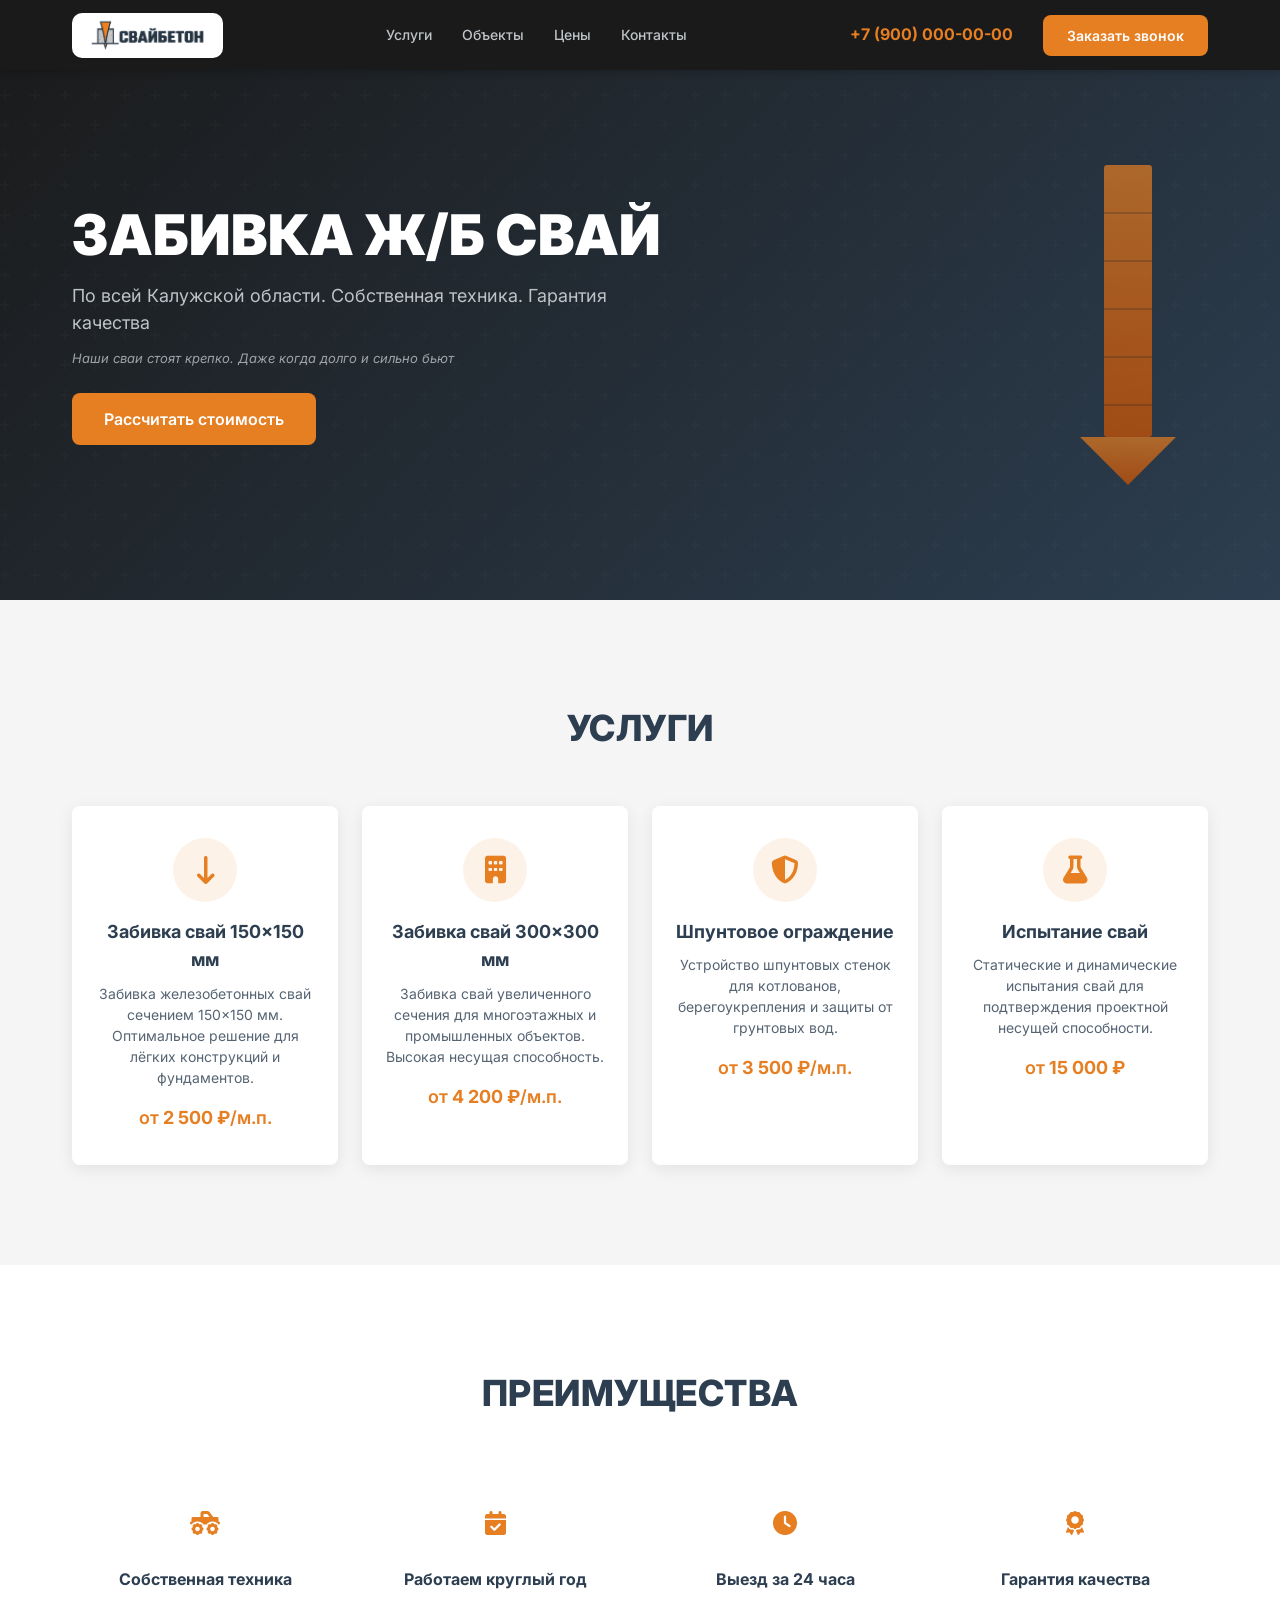
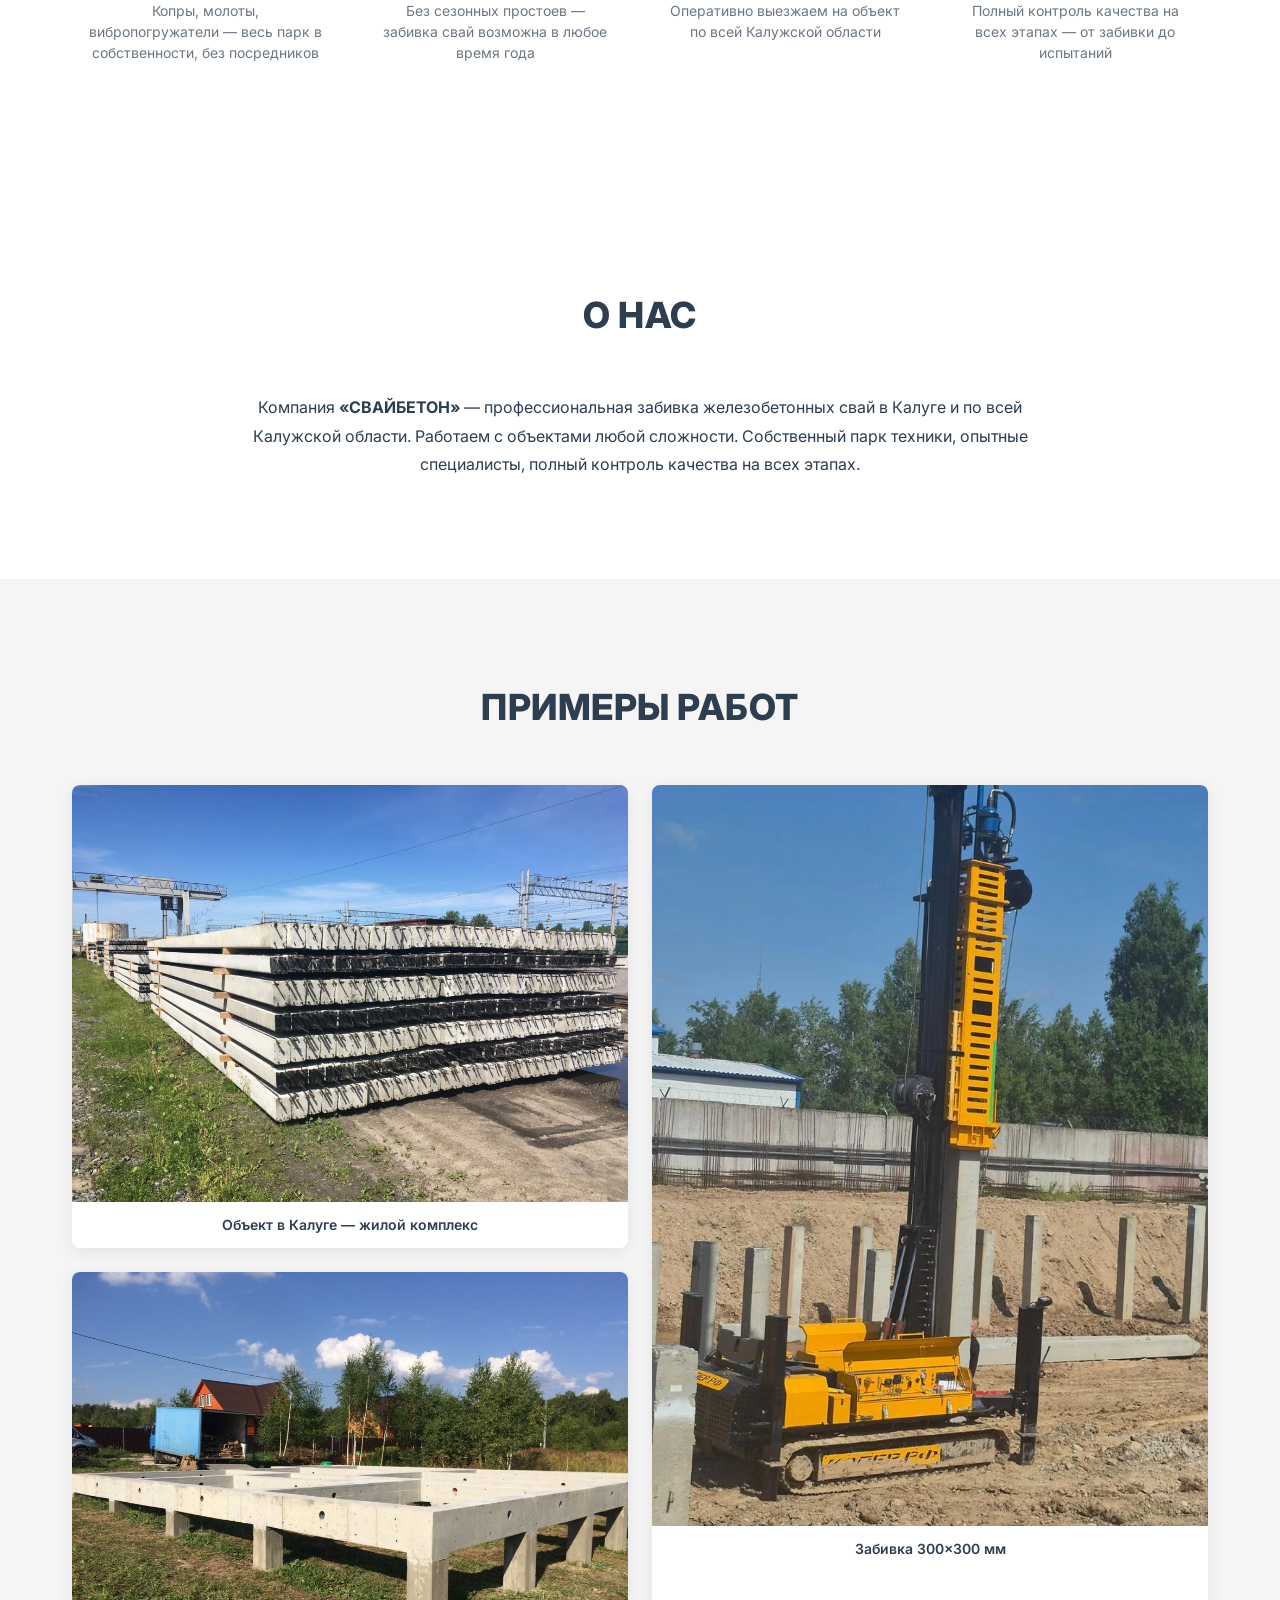
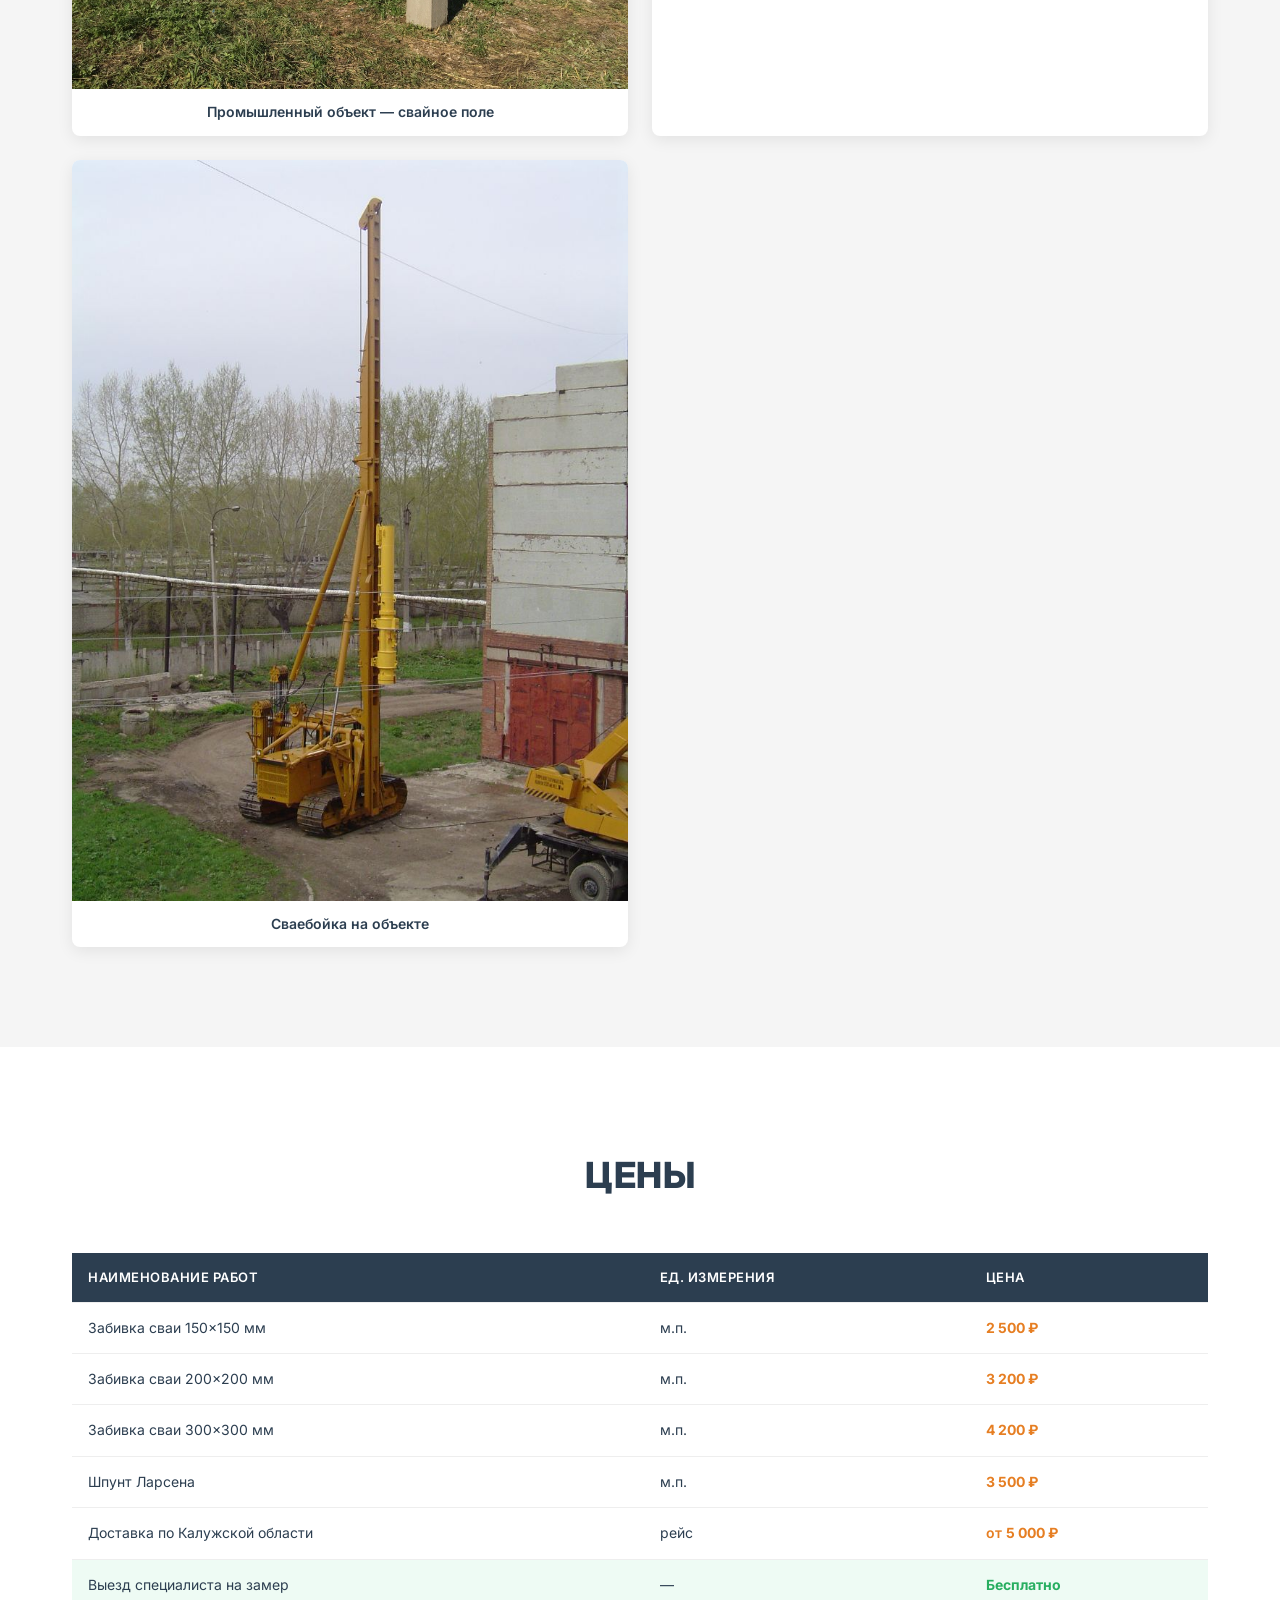
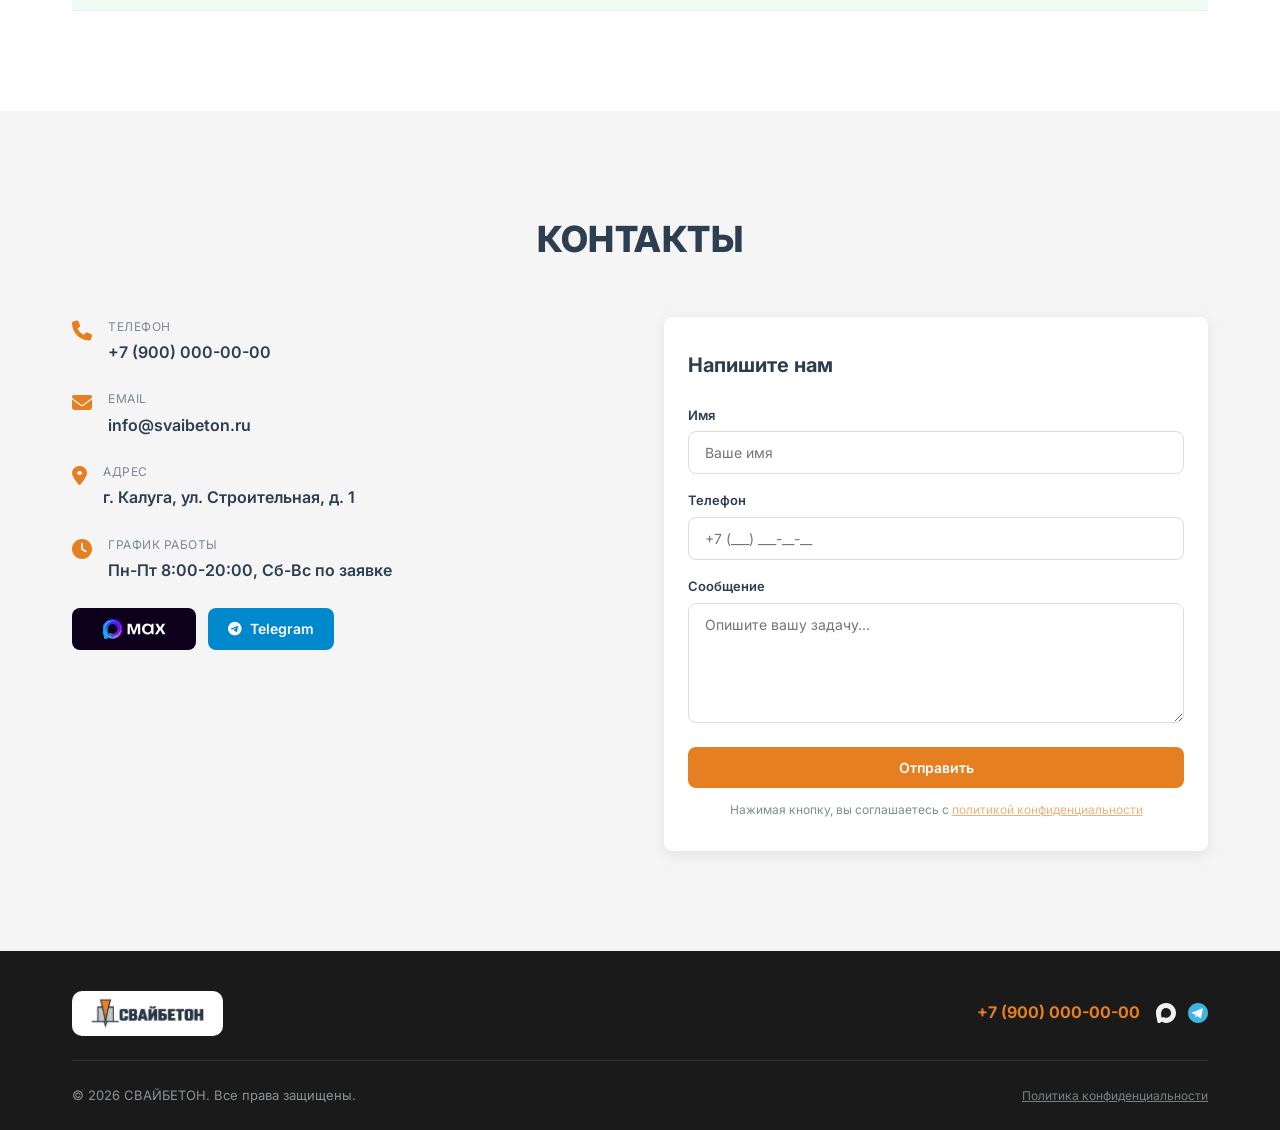
<file: index.html>
<!DOCTYPE html>
<html lang="ru">
<head>
    <meta charset="UTF-8">
    <meta name="viewport" content="width=device-width, initial-scale=1.0">
    <meta name="description" content="СВАЙБЕТОН — профессиональная забивка железобетонных свай в Калуге и Калужской области. Собственная техника, гарантия качества.">
    <title>СВАЙБЕТОН — Забивка ж/б свай в Калуге</title>
    <link rel="icon" href="src/icons/favicon.svg" type="image/svg+xml">
    <!-- Google Fonts: Inter -->
    <link rel="preconnect" href="https://fonts.googleapis.com">
    <link rel="preconnect" href="https://fonts.gstatic.com" crossorigin>
    <link href="https://fonts.googleapis.com/css2?family=Inter:wght@400;500;600;700;800;900&display=swap" rel="stylesheet">
    <!-- Font Awesome для иконок -->
    <link rel="stylesheet" href="https://cdnjs.cloudflare.com/ajax/libs/font-awesome/6.5.0/css/all.min.css">
    <!-- Собственные стили -->
    <link rel="stylesheet" href="styles.css">
</head>
<body>

<!-- ===== ШАПКА (HEADER) ===== -->
<header class="header" id="header">
    <div class="container header__inner">
        <!-- Логотип -->
        <a href="#" class="header__logo">
            <img src="src/icons/logo.png" alt="СВАЙБЕТОН" class="header__logo-img">
        </a>

        <!-- Навигация -->
        <nav class="header__nav" id="mainNav">
            <ul class="header__nav-list">
                <li><a href="#services" class="header__nav-link">Услуги</a></li>
                <li><a href="#projects" class="header__nav-link">Объекты</a></li>
                <li><a href="#prices" class="header__nav-link">Цены</a></li>
                <li><a href="#contacts" class="header__nav-link">Контакты</a></li>
            </ul>
        </nav>

        <!-- Телефон и кнопка -->
        <div class="header__actions">
            <a href="" class="header__phone">+7 (900) 000-00-00</a>
            <button class="btn btn--accent header__callback-btn" id="openCallbackModal">Заказать звонок</button>
            <!-- Бургер-меню для мобильных -->
            <button class="header__burger" id="burgerBtn" aria-label="Открыть меню">
                <span></span>
                <span></span>
                <span></span>
            </button>
        </div>
    </div>
</header>

<!-- ===== МОБИЛЬНОЕ МЕНЮ ===== -->
<div class="mobile-menu" id="mobileMenu">
    <ul class="mobile-menu__list">
        <li><a href="#services" class="mobile-menu__link">Услуги</a></li>
        <li><a href="#projects" class="mobile-menu__link">Объекты</a></li>
        <li><a href="#prices" class="mobile-menu__link">Цены</a></li>
        <li><a href="#contacts" class="mobile-menu__link">Контакты</a></li>
        <li><a href="tel:+79000000000" class="mobile-menu__phone">+7 (900) 000-00-00</a></li>
    </ul>
</div>

<!-- ===== ГЛАВНЫЙ ЭКРАН (HERO) ===== -->
<section class="hero" id="hero">
    <div class="hero__overlay"></div>
    <div class="container hero__inner">
        <div class="hero__content">
            <h1 class="hero__title">ЗАБИВКА Ж/Б СВАЙ</h1>
            <p class="hero__subtitle">По всей Калужской области. Собственная техника. Гарантия качества</p>
            <p class="hero__slogan">Наши сваи стоят крепко. Даже когда долго и сильно бьют</p>
            <button class="btn btn--accent btn--lg hero__cta" id="openCalcModal">Рассчитать стоимость</button>
        </div>
        <div class="hero__image">
            <!-- SVG-стилизованная иконка сваи -->
            <svg class="hero__pile-icon" viewBox="0 0 100 200" xmlns="http://www.w3.org/2000/svg">
                <defs>
                    <linearGradient id="pileGrad" x1="0%" y1="0%" x2="0%" y2="100%">
                        <stop offset="0%" style="stop-color:#E67E22;stop-opacity:1" />
                        <stop offset="100%" style="stop-color:#D35400;stop-opacity:1" />
                    </linearGradient>
                </defs>
                <rect x="35" y="0" width="30" height="170" rx="2" fill="url(#pileGrad)" />
                <polygon points="20,170 80,170 50,200" fill="url(#pileGrad)" />
                <line x1="35" y1="30" x2="65" y2="30" stroke="#1a1a1a" stroke-width="1" opacity="0.3"/>
                <line x1="35" y1="60" x2="65" y2="60" stroke="#1a1a1a" stroke-width="1" opacity="0.3"/>
                <line x1="35" y1="90" x2="65" y2="90" stroke="#1a1a1a" stroke-width="1" opacity="0.3"/>
                <line x1="35" y1="120" x2="65" y2="120" stroke="#1a1a1a" stroke-width="1" opacity="0.3"/>
                <line x1="35" y1="150" x2="65" y2="150" stroke="#1a1a1a" stroke-width="1" opacity="0.3"/>
            </svg>
        </div>
    </div>
</section>

<!-- ===== УСЛУГИ ===== -->
<section class="section services" id="services">
    <div class="container">
        <h2 class="section__title">Услуги</h2>
        <div class="services__grid">
            <!-- Карточка 1 -->
            <div class="card card--service animate-on-scroll">
                <div class="card__icon">
                    <i class="fa-solid fa-arrow-down-long"></i>
                </div>
                <h3 class="card__title">Забивка свай 150×150 мм</h3>
                <p class="card__desc">Забивка железобетонных свай сечением 150×150 мм. Оптимальное решение для лёгких конструкций и фундаментов.</p>
                <p class="card__price">от <strong>2 500 ₽</strong>/м.п.</p>
            </div>
            <!-- Карточка 2 -->
            <div class="card card--service animate-on-scroll">
                <div class="card__icon">
                    <i class="fa-solid fa-building"></i>
                </div>
                <h3 class="card__title">Забивка свай 300×300 мм</h3>
                <p class="card__desc">Забивка свай увеличенного сечения для многоэтажных и промышленных объектов. Высокая несущая способность.</p>
                <p class="card__price">от <strong>4 200 ₽</strong>/м.п.</p>
            </div>
            <!-- Карточка 3 -->
            <div class="card card--service animate-on-scroll">
                <div class="card__icon">
                    <i class="fa-solid fa-shield-halved"></i>
                </div>
                <h3 class="card__title">Шпунтовое ограждение</h3>
                <p class="card__desc">Устройство шпунтовых стенок для котлованов, берегоукрепления и защиты от грунтовых вод.</p>
                <p class="card__price">от <strong>3 500 ₽</strong>/м.п.</p>
            </div>
            <!-- Карточка 4 -->
            <div class="card card--service animate-on-scroll">
                <div class="card__icon">
                    <i class="fa-solid fa-flask"></i>
                </div>
                <h3 class="card__title">Испытание свай</h3>
                <p class="card__desc">Статические и динамические испытания свай для подтверждения проектной несущей способности.</p>
                <p class="card__price">от <strong>15 000 ₽</strong></p>
            </div>
        </div>
    </div>
</section>

<!-- ===== ПРЕИМУЩЕСТВА ===== -->
<section class="section advantages" id="advantages">
    <div class="container">
        <h2 class="section__title">Преимущества</h2>
        <div class="advantages__grid">
            <div class="advantage animate-on-scroll">
                <div class="advantage__icon">
                    <i class="fa-solid fa-truck-monster"></i>
                </div>
                <h3 class="advantage__title">Собственная техника</h3>
                <p class="advantage__desc">Копры, молоты, вибропогружатели — весь парк в собственности, без посредников</p>
            </div>
            <div class="advantage animate-on-scroll">
                <div class="advantage__icon">
                    <i class="fa-solid fa-calendar-check"></i>
                </div>
                <h3 class="advantage__title">Работаем круглый год</h3>
                <p class="advantage__desc">Без сезонных простоев — забивка свай возможна в любое время года</p>
            </div>
            <div class="advantage animate-on-scroll">
                <div class="advantage__icon">
                    <i class="fa-solid fa-clock"></i>
                </div>
                <h3 class="advantage__title">Выезд за 24 часа</h3>
                <p class="advantage__desc">Оперативно выезжаем на объект по всей Калужской области</p>
            </div>
            <div class="advantage animate-on-scroll">
                <div class="advantage__icon">
                    <i class="fa-solid fa-award"></i>
                </div>
                <h3 class="advantage__title">Гарантия качества</h3>
                <p class="advantage__desc">Полный контроль качества на всех этапах — от забивки до испытаний</p>
            </div>
        </div>
    </div>
</section>

<!-- ===== О НАС ===== -->
<section class="section about" id="about">
    <div class="container">
        <h2 class="section__title">О нас</h2>
        <div class="about__content animate-on-scroll">
            <p>Компания <strong>«СВАЙБЕТОН»</strong> — профессиональная забивка железобетонных свай в Калуге и по всей Калужской области. Работаем с объектами любой сложности. Собственный парк техники, опытные специалисты, полный контроль качества на всех этапах.</p>
        </div>
    </div>
</section>

<!-- ===== ПРИМЕРЫ РАБОТ (ГАЛЕРЕЯ) ===== -->
<section class="section projects" id="projects">
    <div class="container">
        <h2 class="section__title">Примеры работ</h2>
        <div class="projects__grid">
            <!-- Горизонтальное фото 1 -->
            <div class="projects__item projects__item--horizontal animate-on-scroll">
                <div class="projects__img-wrap">
                    <img src="src/img/svHorizontal1.jpg" alt="Объект в Калуге — забивка свай для жилого комплекса" class="projects__img">
                </div>
                <p class="projects__caption">Объект в Калуге — жилой комплекс</p>
            </div>
            <!-- Вертикальное фото 1 -->
            <div class="projects__item projects__item--vertical animate-on-scroll">
                <div class="projects__img-wrap">
                    <img src="src/img/svVertical1.jpg" alt="Забивка свай 300×300 мм" class="projects__img">
                </div>
                <p class="projects__caption">Забивка 300×300 мм</p>
            </div>
            <!-- Горизонтальное фото 2 -->
            <div class="projects__item projects__item--horizontal animate-on-scroll">
                <div class="projects__img-wrap">
                    <img src="src/img/svHorizontal2.jpg" alt="Промышленный объект — свайное поле" class="projects__img">
                </div>
                <p class="projects__caption">Промышленный объект — свайное поле</p>
            </div>
            <!-- Вертикальное фото 2 -->
            <div class="projects__item projects__item--vertical animate-on-scroll">
                <div class="projects__img-wrap">
                    <img src="src/img/svVertical2.jpg" alt="Шпунтовое ограждение котлована" class="projects__img">
                </div>
                <p class="projects__caption">Сваебойка на объекте</p>
            </div>
        </div>
    </div>
</section>

<!-- ===== ЦЕНЫ ===== -->
<section class="section prices" id="prices">
    <div class="container">
        <h2 class="section__title">Цены</h2>
        <div class="prices__table-wrap animate-on-scroll">
            <table class="prices__table">
                <thead>
                    <tr>
                        <th>Наименование работ</th>
                        <th>Ед. измерения</th>
                        <th>Цена</th>
                    </tr>
                </thead>
                <tbody>
                    <tr>
                        <td>Забивка сваи 150×150 мм</td>
                        <td>м.п.</td>
                        <td class="price-cell"><strong>2 500 ₽</strong></td>
                    </tr>
                    <tr>
                        <td>Забивка сваи 200×200 мм</td>
                        <td>м.п.</td>
                        <td class="price-cell"><strong>3 200 ₽</strong></td>
                    </tr>
                    <tr>
                        <td>Забивка сваи 300×300 мм</td>
                        <td>м.п.</td>
                        <td class="price-cell"><strong>4 200 ₽</strong></td>
                    </tr>
                    <tr>
                        <td>Шпунт Ларсена</td>
                        <td>м.п.</td>
                        <td class="price-cell"><strong>3 500 ₽</strong></td>
                    </tr>
                    <tr>
                        <td>Доставка по Калужской области</td>
                        <td>рейс</td>
                        <td class="price-cell">от <strong>5 000 ₽</strong></td>
                    </tr>
                    <tr class="prices__row--free">
                        <td>Выезд специалиста на замер</td>
                        <td>—</td>
                        <td class="price-cell"><strong class="free-badge">Бесплатно</strong></td>
                    </tr>
                </tbody>
            </table>
        </div>
    </div>
</section>

<!-- ===== КОНТАКТЫ ===== -->
<section class="section contacts" id="contacts">
    <div class="container">
        <h2 class="section__title">Контакты</h2>
        <div class="contacts__grid">
            <!-- Контактная информация -->
            <div class="contacts__info">
                <div class="contacts__item">
                    <i class="fa-solid fa-phone contacts__icon"></i>
                    <div>
                        <p class="contacts__label">Телефон</p>
                        <a href="tel:+79000000000" class="contacts__value">+7 (900) 000-00-00</a>
                    </div>
                </div>
                <div class="contacts__item">
                    <i class="fa-solid fa-envelope contacts__icon"></i>
                    <div>
                        <p class="contacts__label">Email</p>
                        <a href="mailto:info@svaibeton.ru" class="contacts__value">info@svaibeton.ru</a>
                    </div>
                </div>
                <div class="contacts__item">
                    <i class="fa-solid fa-location-dot contacts__icon"></i>
                    <div>
                        <p class="contacts__label">Адрес</p>
                        <p class="contacts__value">г. Калуга, ул. Строительная, д. 1</p>
                    </div>
                </div>
                <div class="contacts__item">
                    <i class="fa-solid fa-clock contacts__icon"></i>
                    <div>
                        <p class="contacts__label">График работы</p>
                        <p class="contacts__value">Пн-Пт 8:00-20:00, Сб-Вс по заявке</p>
                    </div>
                </div>

                <!-- Мессенджеры -->
                <div class="contacts__messengers">
                    <a href=" https://max.ru/" target="_blank" rel="noopener noreferrer" class="messenger-btn messenger-btn--whatsapp" aria-label="Макс">
                        <span><img src="src/icons/max_logo.svg" alt=""></span>
                    </a>
                    <a href="https://t.me" target="_blank" rel="noopener noreferrer" class="messenger-btn messenger-btn--telegram" aria-label="Telegram">
                        <i class="fa-brands fa-telegram"></i>
                        <span>Telegram</span>
                    </a>
                </div>
            </div>

            <!-- Форма обратной связи -->
            <div class="contacts__form-wrap">
                <form class="contact-form" id="contactForm">
                    <h3 class="contact-form__title">Напишите нам</h3>
                    <div class="form-group">
                        <label for="contactName" class="form-label">Имя</label>
                        <input type="text" id="contactName" name="name" class="form-input" placeholder="Ваше имя" required>
                    </div>
                    <div class="form-group">
                        <label for="contactPhone" class="form-label">Телефон</label>
                        <input type="tel" id="contactPhone" name="phone" class="form-input" placeholder="+7 (___) ___-__-__" required>
                    </div>
                    <div class="form-group">
                        <label for="contactMessage" class="form-label">Сообщение</label>
                        <textarea id="contactMessage" name="message" class="form-input form-input--textarea" placeholder="Опишите вашу задачу..."></textarea>
                    </div>
                    <button type="submit" class="btn btn--accent btn--full">Отправить</button>
                    <p class="form-note">Нажимая кнопку, вы соглашаетесь с <a href="privacy.html" class="form-link">политикой конфиденциальности</a></p>
                </form>
            </div>
        </div>
    </div>
</section>

<!-- ===== ФУТЕР ===== -->
<footer class="footer">
    <div class="container footer__inner">
        <div class="footer__top">
            <div class="footer__brand">
                <img src="src/icons/logo.png" alt="СВАЙБЕТОН" class="footer__logo">

            </div>
            <div class="footer__contacts">
                <a href="" class="footer__phone">+7 (900) 000-00-00</a>
                <div class="footer__socials">
                    <a href=" https://max.ru/" target="_blank" rel="noopener noreferrer" aria-label="Макс">
                        <img src="src/icons/max_logo_mini.svg" alt="Макс">
                    </a>
                    <a href="https://t.me/" target="_blank" rel="noopener noreferrer" aria-label="Telegram">
                        <img src="src/icons/tg_logo.svg" alt="Telegram">
                    </a>
                </div>
            </div>
        </div>
        <div class="footer__bottom">
            <p class="footer__copy">&copy; 2026 СВАЙБЕТОН. Все права защищены.</p>
            <a href="privacy.html" class="footer__privacy">Политика конфиденциальности</a>
        </div>
    </div>
</footer>

<!-- ===== МОДАЛЬНОЕ ОКНО ===== -->
<div class="modal" id="callbackModal">
    <div class="modal__backdrop" id="modalBackdrop"></div>
    <div class="modal__content">
        <button class="modal__close" id="modalClose" aria-label="Закрыть">
            <i class="fa-solid fa-xmark"></i>
        </button>
        <h3 class="modal__title" id="modalTitle">Заказать звонок</h3>
        <form class="modal__form" id="modalForm">
            <div class="form-group">
                <label for="modalName" class="form-label">Имя</label>
                <input type="text" id="modalName" name="name" class="form-input" placeholder="Ваше имя" required>
            </div>
            <div class="form-group">
                <label for="modalPhone" class="form-label">Телефон</label>
                <input type="tel" id="modalPhone" name="phone" class="form-input" placeholder="+7 (___) ___-__-__" required>
            </div>
            <button type="submit" class="btn btn--accent btn--full">Отправить</button>
            <p class="form-note">Нажимая кнопку, вы соглашаетесь с <a href="privacy.html" class="form-link">политикой конфиденциальности</a></p>
        </form>
    </div>
</div>

<!-- Скрипт -->
<script src="scripts.js"></script>

</body>
</html>
</file>
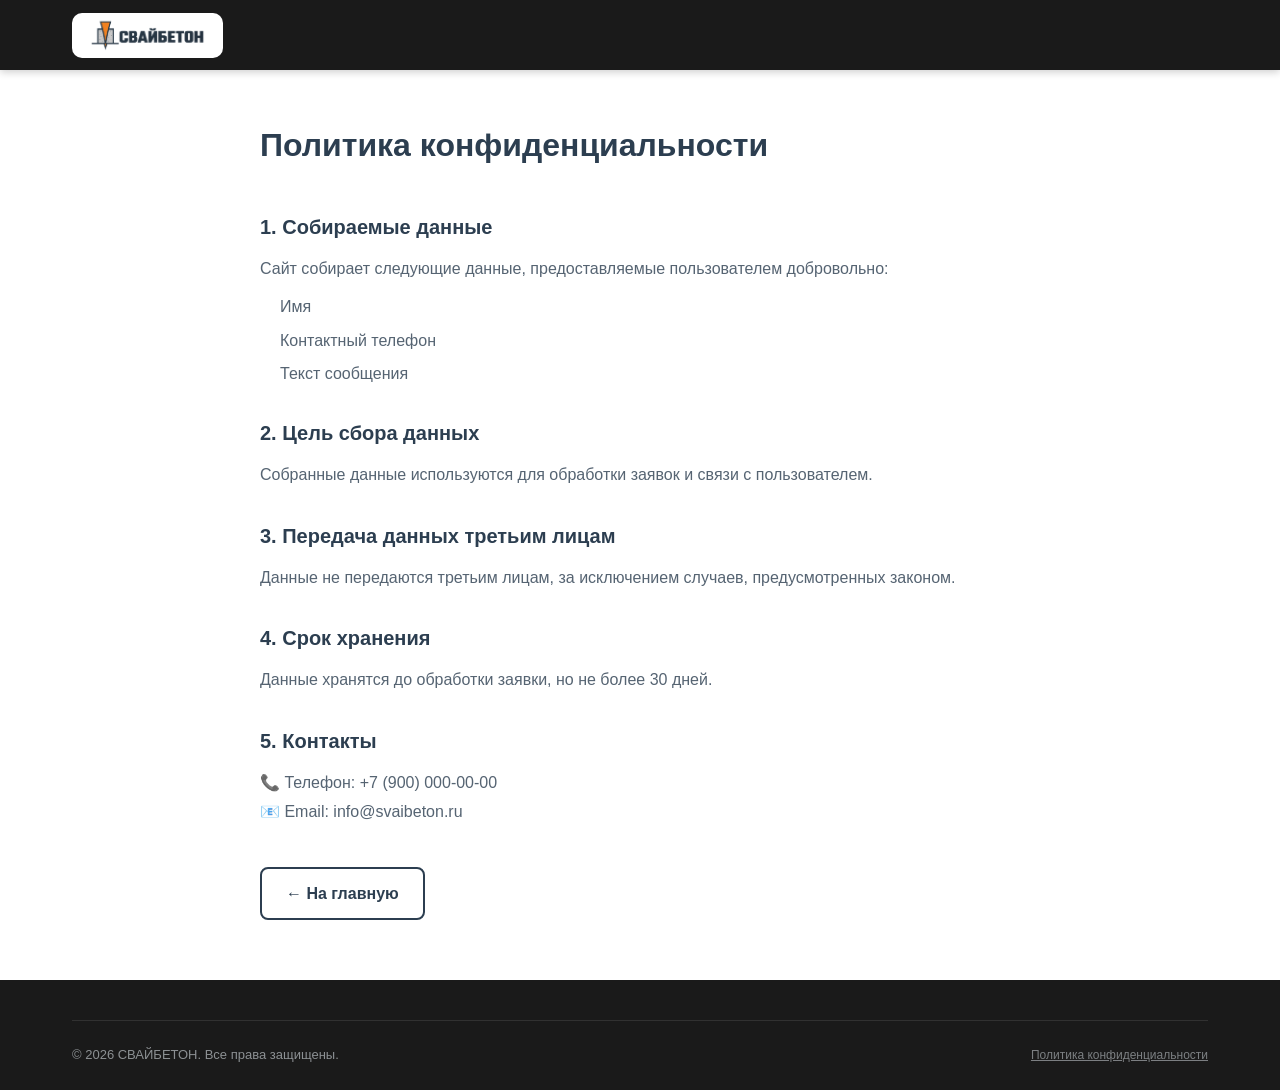
<file: privacy.html>
<!DOCTYPE html>
<html lang="ru">
<head>
    <meta charset="UTF-8">
    <meta name="viewport" content="width=device-width, initial-scale=1.0">
    <title>Политика конфиденциальности — СВАЙБЕТОН</title>
    <link rel="stylesheet" href="styles.css">
    <style>
        /* Стили для страницы политики */
        .privacy-page {
            padding: 120px 20px 60px;
            max-width: 800px;
            margin: 0 auto;
        }
        .privacy-page h1 {
            font-size: 32px;
            font-weight: 800;
            margin-bottom: 40px;
            color: var(--color-gray-dark);
        }
        .privacy-page h2 {
            font-size: 20px;
            font-weight: 700;
            margin: 30px 0 12px;
            color: var(--color-gray-dark);
        }
        .privacy-page p {
            line-height: 1.8;
            color: var(--color-gray-dark);
            opacity: 0.8;
        }
        .privacy-page ul {
            padding-left: 20px;
            margin: 10px 0;
        }
        .privacy-page ul li {
            margin-bottom: 8px;
            color: var(--color-gray-dark);
            opacity: 0.8;
        }
        .btn--back {
            display: inline-block;
            margin-top: 40px;
            padding: 12px 24px;
            background: transparent;
            color: var(--color-gray-dark);
            border: 2px solid var(--color-gray-dark);
            border-radius: var(--radius);
            font-weight: 600;
            transition: var(--transition);
        }
        .btn--back:hover {
            background: var(--color-gray-dark);
            color: #fff;
        }
    </style>
</head>
<body>

    <!-- Шапка (такая же как на сайте) -->
    <header class="header" id="header">
        <div class="container header__inner">
            <a href="index.html" class="header__logo">
                <img src="src/icons/logo.png" alt="СВАЙБЕТОН" class="header__logo-img">
            </a>
        </div>
    </header>

    <!-- Контент политики -->
    <div class="privacy-page">
        <h1>Политика конфиденциальности</h1>
        
        <h2>1. Собираемые данные</h2>
        <p>Сайт собирает следующие данные, предоставляемые пользователем добровольно:</p>
        <ul>
            <li>Имя</li>
            <li>Контактный телефон</li>
            <li>Текст сообщения</li>
        </ul>

        <h2>2. Цель сбора данных</h2>
        <p>Собранные данные используются для обработки заявок и связи с пользователем.</p>

        <h2>3. Передача данных третьим лицам</h2>
        <p>Данные не передаются третьим лицам, за исключением случаев, предусмотренных законом.</p>

        <h2>4. Срок хранения</h2>
        <p>Данные хранятся до обработки заявки, но не более 30 дней.</p>

        <h2>5. Контакты</h2>
        <p>
            📞 Телефон: +7 (900) 000-00-00<br>
            📧 Email: info@svaibeton.ru
        </p>

        <!-- ===== КНОПКА НАЗАД ===== -->
        <a href="index.html" class="btn--back">← На главную</a>
    </div>

    <!-- Футер (опционально) -->
    <footer class="footer">
        <div class="container footer__inner">
            <div class="footer__bottom">
                <p class="footer__copy">&copy; 2026 СВАЙБЕТОН. Все права защищены.</p>
                <a href="privacy.html" class="footer__privacy">Политика конфиденциальности</a>
            </div>
        </div>
    </footer>

    <script src="scripts.js"></script>
</body>
</html>
</file>
<file: styles.css>
/* ============================================
   СВАЙБЕТОН — Основные стили
   Mobile-first адаптивная вёрстка
   ============================================ */

/* --- CSS-переменные --- */
:root {
    --color-dark: #1a1a1a;
    --color-gray-dark: #2C3E50;
    --color-gray-light: #BDC3C7;
    --color-accent: #E67E22;
    --color-accent-hover: #D35400;
    --color-white: #FFFFFF;
    --color-bg-light: #F5F5F5;
    --color-text: #2C3E50;
    --color-text-light: #BDC3C7;
    --color-text-on-dark: #FFFFFF;
    --font-family: 'Inter', -apple-system, BlinkMacSystemFont, 'Segoe UI', sans-serif;
    --radius: 8px;
    --shadow: 0 4px 16px rgba(0, 0, 0, 0.08);
    --shadow-hover: 0 8px 24px rgba(0, 0, 0, 0.12);
    --transition: 0.3s ease;
    --container-max: 1200px;
    --header-height: 70px;
}

/* --- Сброс и база --- */
*,
*::before,
*::after {
    margin: 0;
    padding: 0;
    box-sizing: border-box;
}

html {
    scroll-behavior: smooth;
    scroll-padding-top: var(--header-height);
}

body {
    font-family: var(--font-family);
    color: var(--color-text);
    background: var(--color-white);
    line-height: 1.6;
    -webkit-font-smoothing: antialiased;
    -moz-osx-font-smoothing: grayscale;
}

img {
    max-width: 100%;
    height: auto;
    display: block;
}

a {
    text-decoration: none;
    color: inherit;
    transition: color var(--transition);
}

ul {
    list-style: none;
}

/* --- Контейнер --- */
.container {
    width: 100%;
    max-width: var(--container-max);
    margin: 0 auto;
    padding: 0 16px;
}

/* ============================================
   КНОПКИ
   ============================================ */
.btn {
    display: inline-block;
    padding: 12px 24px;
    border: none;
    border-radius: var(--radius);
    font-family: var(--font-family);
    font-weight: 600;
    font-size: 14px;
    transition: background var(--transition), transform var(--transition), box-shadow var(--transition);
    text-align: center;
    white-space: nowrap;
}

.btn:hover {
    transform: translateY(-2px);
    box-shadow: 0 4px 12px rgba(0, 0, 0, 0.15);
}

.btn:active {
    transform: translateY(0);
}

.btn--accent {
    background: var(--color-accent);
    color: var(--color-white);
}

.btn--accent:hover {
    background: var(--color-accent-hover);
}

.btn--lg {
    padding: 16px 32px;
    font-size: 16px;
}

.btn--full {
    width: 100%;
}

/* ============================================
   ШАПКА (HEADER)
   ============================================ */
.header {
    position: fixed;
    top: 0;
    left: 0;
    width: 100%;
    height: var(--header-height);
    background: var(--color-dark);
    z-index: 1000;
    box-shadow: 0 2px 8px rgba(0, 0, 0, 0.2);
}

.header__inner {
    display: flex;
    align-items: center;
    justify-content: space-between;
    height: 100%;
    gap: 16px;
}



.header__logo-img {
    height: 45px;
    width: auto;
    background-color: #fff;
    padding: 0px 12px;
    border-radius: 10px;
    transition: 0.3s ease;
}

.header__logo img:hover{
    cursor: default;
    background-color: rgba(255, 255, 255, 0.7);
}

/* Навигация — скрыта на мобильных */
.header__nav {
    display: none;
}

.header__nav-list {
    display: flex;
    gap: 30px;
}

.header__nav-link {
    color: var(--color-text-light);
    font-weight: 500;
    font-size: 14px;
    transition: color var(--transition);
}

.header__nav-link:hover,
.header__nav-link.active {
    color: var(--color-accent);
}

.header__actions {
    display: flex;
    align-items: center;
    gap: 30px;
}

.header__phone {
    color: var(--color-accent);
    font-weight: 700;
    font-size: 14px;
    white-space: nowrap;
    cursor: default;
}

.header__callback-btn {
    display: none;
}

/* Бургер-меню */
.header__burger {
    display: flex;
    flex-direction: column;
    justify-content: center;
    gap: 5px;
    width: 28px;
    height: 28px;
    background: none;
    border: none;
    cursor: pointer;
    padding: 0;
}

.header__burger span {
    display: block;
    width: 100%;
    height: 3px;
    background: var(--color-text-light);
    border-radius: 2px;
    transition: var(--transition);
}

.header__burger.open span:nth-child(1) {
    transform: rotate(45deg) translate(6px, 6px);
}

.header__burger.open span:nth-child(2) {
    opacity: 0;
}

.header__burger.open span:nth-child(3) {
    transform: rotate(-45deg) translate(6px, -6px);
}

/* Мобильное меню */
.mobile-menu {
    position: fixed;
    top: var(--header-height);
    left: 0;
    width: 100%;
    background: var(--color-dark);
    padding: 24px 16px;
    transform: translateY(-100%);
    opacity: 0;
    visibility: hidden;
    transition: transform var(--transition), opacity var(--transition), visibility var(--transition);
    z-index: 999;
}

.mobile-menu.open {
    transform: translateY(0);
    opacity: 1;
    visibility: visible;
}

.mobile-menu__list {
    display: flex;
    flex-direction: column;
    gap: 16px;
}

.mobile-menu__link {
    color: var(--color-text-light);
    font-weight: 500;
    font-size: 18px;
    display: block;
    padding: 8px 0;
}

.mobile-menu__link:hover,
.mobile-menu__link.active {
    color: var(--color-accent);
}

.mobile-menu__phone {
    color: var(--color-accent);
    font-weight: 700;
    font-size: 20px;
    display: block;
    padding: 16px 0 0;
    border-top: 1px solid rgba(255, 255, 255, 0.1);
}

/* ============================================
   СЕКЦИИ
   ============================================ */
.section {
    padding: 60px 0;
}

.section__title {
    font-size: 24px;
    font-weight: 800;
    text-transform: uppercase;
    text-align: center;
    margin-bottom: 40px;
    color: var(--color-gray-dark);
    letter-spacing: 0.5px;
}

/* ============================================
   HERO
   ============================================ */
.hero {
    position: relative;
    padding: calc(var(--header-height) + 40px) 0 60px;
    background: linear-gradient(135deg, #1a1a1a 0%, #2C3E50 100%);
    color: var(--color-text-on-dark);
    min-height: 500px;
    display: flex;
    align-items: center;
}

.hero__overlay {
    position: absolute;
    inset: 0;
    background: url("data:image/svg+xml,%3Csvg width='60' height='60' viewBox='0 0 60 60' xmlns='http://www.w3.org/2000/svg'%3E%3Cg fill='none' fill-rule='evenodd'%3E%3Cg fill='%23ffffff' fill-opacity='0.03'%3E%3Cpath d='M36 34v-4h-2v4h-4v2h4v4h2v-4h4v-2h-4zm0-30V0h-2v4h-4v2h4v4h2V6h4V4h-4zM6 34v-4H4v4H0v2h4v4h2v-4h4v-2H6zM6 4V0H4v4H0v2h4v4h2V6h4V4H6z'/%3E%3C/g%3E%3C/g%3E%3C/svg%3E");
    opacity: 0.5;
}

.hero__inner {
    position: relative;
    z-index: 1;
    display: flex;
    flex-direction: column;
    gap: 32px;
}

.hero__content {
    max-width: 600px;
}

.hero__title {
    font-size: 32px;
    font-weight: 900;
    text-transform: uppercase;
    line-height: 1.1;
    margin-bottom: 16px;
    letter-spacing: 1px;
}

.hero__subtitle {
    font-size: 16px;
    color: var(--color-gray-light);
    margin-bottom: 12px;
    line-height: 1.5;
}

.hero__slogan {
    font-size: 13px;
    color: var(--color-gray-light);
    font-style: italic;
    opacity: 0.8;
    margin-bottom: 24px;
}

.hero__image {
    display: flex;
    justify-content: center;
    align-items: center;
}

.hero__pile-icon {
    width: 80px;
    height: auto;
    opacity: 0.7;
}

/* ============================================
   УСЛУГИ
   ============================================ */
.services {
    background: var(--color-bg-light);
}

.services__grid {
    display: grid;
    grid-template-columns: 1fr;
    gap: 24px;
}

/* Карточки */
.card {
    background: var(--color-white);
    border-radius: var(--radius);
    padding: 32px 24px;
    box-shadow: var(--shadow);
    transition: transform var(--transition), box-shadow var(--transition);
    text-align: center;
}

.card:hover {
    transform: translateY(-4px);
    box-shadow: var(--shadow-hover);
}

.card__icon {
    display: inline-flex;
    align-items: center;
    justify-content: center;
    width: 64px;
    height: 64px;
    margin: 0 auto 16px;
    color: var(--color-accent);
    font-size: 28px;
    background: rgba(230, 126, 34, 0.1);
    border-radius: 50%;
}

.card__title {
    font-size: 18px;
    font-weight: 700;
    margin-bottom: 8px;
    color: var(--color-gray-dark);
}

.card__desc {
    font-size: 14px;
    color: var(--color-gray-dark);
    opacity: 0.8;
    margin-bottom: 16px;
    line-height: 1.5;
}

.card__price {
    font-size: 18px;
    color: var(--color-accent);
    font-weight: 600;
}

/* ============================================
   ПРЕИМУЩЕСТВА
   ============================================ */
.advantages__grid {
    display: grid;
    grid-template-columns: 1fr;
    gap: 24px;
}

.advantage {
    text-align: center;
    padding: 24px 16px;
}

.advantage__icon {
    display: inline-flex;
    align-items: center;
    justify-content: center;
    width: 56px;
    height: 56px;
    margin: 0 auto 16px;
    color: var(--color-accent);
    font-size: 24px;
}

.advantage__title {
    font-size: 16px;
    font-weight: 700;
    color: var(--color-gray-dark);
    margin-bottom: 8px;
}

.advantage__desc {
    font-size: 14px;
    color: var(--color-gray-dark);
    opacity: 0.7;
    line-height: 1.5;
}

/* ============================================
   О НАС
   ============================================ */
.about {
    background: var(--color-white);
}

.about__content {
    max-width: 800px;
    margin: 0 auto;
    text-align: center;
    font-size: 16px;
    line-height: 1.8;
    color: var(--color-gray-dark);
}

/* ============================================
   ПРИМЕРЫ РАБОТ (ГАЛЕРЕЯ)
   ============================================ */
.projects {
    background: var(--color-bg-light);
}

.projects__grid {
    display: grid;
    grid-template-columns: 1fr;
    gap: 24px;
}

.projects__item {
    border-radius: var(--radius);
    overflow: hidden;
    box-shadow: var(--shadow);
    background: var(--color-white);
    transition: transform var(--transition), box-shadow var(--transition);
}

.projects__item:hover {
    transform: translateY(-4px);
    box-shadow: var(--shadow-hover);
}

.projects__img-wrap {
    overflow: hidden;
}

.projects__img {
    width: 100%;
    height: auto;
    display: block;
    transition: transform 0.5s ease;
}

.projects__item:hover .projects__img {
    transform: scale(1.05);
}

.projects__item--horizontal .projects__img {
    aspect-ratio: 4 / 3;
    object-fit: cover;
}

.projects__item--vertical .projects__img {
    aspect-ratio: 3 / 4;
    object-fit: cover;
}

.projects__caption {
    padding: 12px 16px;
    font-size: 14px;
    font-weight: 600;
    color: var(--color-gray-dark);
    text-align: center;
}

/* ============================================
   ЦЕНЫ
   ============================================ */
.prices {
    background: var(--color-white);
}

.prices__table-wrap {
    overflow-x: auto;
    -webkit-overflow-scrolling: touch;
}

.prices__table {
    width: 100%;
    min-width: 500px;
    border-collapse: collapse;
    font-size: 14px;
}

.prices__table th,
.prices__table td {
    padding: 14px 16px;
    text-align: left;
    border-bottom: 1px solid #eee;
}

.prices__table th {
    background: var(--color-gray-dark);
    color: var(--color-white);
    font-weight: 600;
    text-transform: uppercase;
    font-size: 13px;
    letter-spacing: 0.5px;
}

.prices__table tbody tr:hover {
    background: rgba(230, 126, 34, 0.04);
}

.price-cell {
    color: var(--color-accent);
    font-weight: 600;
    white-space: nowrap;
}

.prices__row--free {
    background: rgba(46, 204, 113, 0.08) !important;
}

.free-badge {
    color: #27ae60;
}

/* ============================================
   КОНТАКТЫ
   ============================================ */
.contacts {
    background: var(--color-bg-light);
}

.contacts__grid {
    display: grid;
    grid-template-columns: 1fr;
    gap: 40px;
}

.contacts__item {
    display: flex;
    align-items: flex-start;
    gap: 16px;
    margin-bottom: 24px;
}

.contacts__icon {
    color: var(--color-accent);
    font-size: 20px;
    margin-top: 4px;
    flex-shrink: 0;
}

.contacts__label {
    font-size: 12px;
    color: var(--color-gray-dark);
    opacity: 0.6;
    text-transform: uppercase;
    letter-spacing: 0.5px;
    margin-bottom: 4px;
}

.contacts__value {
    font-size: 16px;
    font-weight: 600;
    color: var(--color-gray-dark);
}

.contacts__value:hover {
    color: var(--color-accent);
}

/* Мессенджеры */
.contacts__messengers {
    display: flex;
    gap: 12px;
    margin-top: 24px;
}

.contacts__messengers a:hover {
    cursor: default;
}

.messenger-btn {
    display: inline-flex;
    align-items: center;
    gap: 8px;
    padding: 10px 20px;
    border-radius: var(--radius);
    font-size: 14px;
    font-weight: 600;
    color: var(--color-white);
    transition: opacity var(--transition), transform var(--transition);
}

.messenger-btn:hover {
    opacity: 0.85;
    transform: translateY(-2px);
}

.messenger-btn--whatsapp {
    background: #0D001A;
}

.messenger-btn--whatsapp span img {
    height: 20px;
    width: 84px;
}

.messenger-btn--telegram {
    background: #0088cc;
}

/* Форма обратной связи */
.contact-form {
    background: var(--color-white);
    border-radius: var(--radius);
    padding: 32px 24px;
    box-shadow: var(--shadow);
}

.contact-form__title {
    font-size: 20px;
    font-weight: 700;
    margin-bottom: 24px;
    color: var(--color-gray-dark);
}

.form-group {
    margin-bottom: 16px;
}

.form-label {
    display: block;
    font-size: 13px;
    font-weight: 600;
    color: var(--color-gray-dark);
    margin-bottom: 6px;
}

.form-input {
    width: 100%;
    padding: 12px 16px;
    border: 1px solid #ddd;
    border-radius: var(--radius);
    font-family: var(--font-family);
    font-size: 14px;
    color: var(--color-gray-dark);
    transition: border-color var(--transition), box-shadow var(--transition);
    background: var(--color-white);
}

.form-input:focus {
    outline: none;
    border-color: var(--color-accent);
    box-shadow: 0 0 0 3px rgba(230, 126, 34, 0.15);
}

.form-input--textarea {
    min-height: 120px;
    resize: vertical;
}

.form-note {
    font-size: 12px;
    color: var(--color-gray-dark);
    opacity: 0.6;
    margin-top: 12px;
    text-align: center;
}

.form-link {
    color: var(--color-accent);
    text-decoration: underline;
}

.form-link:hover {
    text-decoration: none;
}

/* ============================================
   ФУТЕР
   ============================================ */
.footer {
    background: var(--color-dark);
    color: var(--color-text-light);
    padding: 40px 0 24px;
}

.footer__inner {
    display: flex;
    flex-direction: column;
    gap: 24px;
}

.footer__top {
    display: flex;
    flex-direction: column;
    gap: 20px;
    align-items: center;
}

.footer__brand {
    display: flex;
    align-items: center;
    gap: 12px;
}

.footer__logo {
    height: 45px;
    width: auto;
    background-color: #fff;
    padding: 0px 12px;
    border-radius: 10px;
}



.footer__contacts {
    display: flex;
    align-items: center;
    gap: 16px;
}

.footer__phone {
    color: var(--color-accent);
    font-weight: 700;
    font-size: 16px;
    cursor: default;
}

.footer__socials {
    display: flex;
    gap: 12px;
    align-items: center;
}

.footer__socials img {
    height: 20px;
    width: auto;
    transition: 0.3s ease;
}


.footer__socials img:hover {
    opacity: 70%;
}

.footer__socials a {
    color: var(--color-text-light);
    font-size: 20px;
    transition: color var(--transition);
}

.footer__socials a:hover {
    color: var(--color-accent);
}

.footer__bottom {
    display: flex;
    flex-direction: column;
    align-items: center;
    gap: 8px;
    padding-top: 24px;
    border-top: 1px solid rgba(255, 255, 255, 0.1);
}

.footer__copy {
    font-size: 13px;
    opacity: 0.7;
}

.footer__privacy {
    font-size: 12px;
    color: var(--color-text-light);
    opacity: 0.6;
    text-decoration: underline;
}

.footer__privacy:hover {
    opacity: 1;
}

/* ============================================
   МОДАЛЬНОЕ ОКНО
   ============================================ */
.modal {
    position: fixed;
    inset: 0;
    z-index: 2000;
    display: flex;
    align-items: center;
    justify-content: center;
    opacity: 0;
    visibility: hidden;
    transition: opacity var(--transition), visibility var(--transition);
}

.modal.open {
    opacity: 1;
    visibility: visible;
}

.modal__backdrop {
    position: absolute;
    inset: 0;
    background: rgba(0, 0, 0, 0.6);
}

.modal__content {
    position: relative;
    background: var(--color-white);
    border-radius: var(--radius);
    padding: 40px 32px 32px;
    width: 100%;
    max-width: 420px;
    margin: 0 16px;
    box-shadow: 0 16px 48px rgba(0, 0, 0, 0.3);
    transform: translateY(20px);
    transition: transform var(--transition);
}

.modal.open .modal__content {
    transform: translateY(0);
}

.modal__close {
    position: absolute;
    top: 12px;
    right: 12px;
    width: 36px;
    height: 36px;
    background: none;
    border: none;
    border-radius: 50%;
    display: flex;
    align-items: center;
    justify-content: center;
    cursor: pointer;
    font-size: 18px;
    color: var(--color-gray-dark);
    transition: background var(--transition), color var(--transition);
}

.modal__close:hover {
    background: var(--color-bg-light);
}

.modal__title {
    font-size: 22px;
    font-weight: 700;
    margin-bottom: 24px;
    color: var(--color-gray-dark);
    text-align: center;
}

/* ============================================
   АНИМАЦИЯ ПОЯВЛЕНИЯ (scroll)
   ============================================ */
.animate-on-scroll {
    opacity: 0;
    transform: translateY(30px);
    transition: opacity 0.6s ease, transform 0.6s ease;
}

.animate-on-scroll.visible {
    opacity: 1;
    transform: translateY(0);
}

/* ============================================
   АДАПТИВНОСТЬ — 768px+ (планшет)
   ============================================ */
@media (min-width: 768px) {
    .container {
        padding: 0 32px;
    }

    .section {
        padding: 80px 0;
    }

    .section__title {
        font-size: 32px;
        margin-bottom: 48px;
    }

    /* Header */
    .header__nav {
        display: block;
    }

    .header__phone {
        font-size: 16px;
    }

    .header__callback-btn {
        display: inline-block;
    }

    .header__burger {
        display: none;
    }

    /* Hero */
    .hero {
        padding: calc(var(--header-height) + 80px) 0 100px;
        min-height: 600px;
    }

    .hero__inner {
        flex-direction: row;
        align-items: center;
        justify-content: space-between;
    }

    .hero__title {
        font-size: 48px;
    }

    .hero__subtitle {
        font-size: 18px;
    }

    .hero__pile-icon {
        width: 120px;
    }

    /* Услуги */
    .services__grid {
        grid-template-columns: repeat(2, 1fr);
    }

    /* Преимущества */
    .advantages__grid {
        grid-template-columns: repeat(2, 1fr);
    }

    /* Галерея */
    .projects__grid {
        grid-template-columns: repeat(2, 1fr);
    }

    .projects__item--vertical {
        grid-row: span 2;
    }

    .projects__item--vertical .projects__img {
        height: 100%;
    }

    /* Контакты */
    .contacts__grid {
        grid-template-columns: 1fr 1fr;
        gap: 48px;
    }

    /* Футер */
    .footer__top {
        flex-direction: row;
        justify-content: space-between;
    }

    .footer__bottom {
        flex-direction: row;
        justify-content: space-between;
    }
}

/* ============================================
   АДАПТИВНОСТЬ — 1024px+ (десктоп)
   ============================================ */
@media (min-width: 1024px) {
    .section {
        padding: 100px 0;
    }

    .section__title {
        font-size: 36px;
    }

    .hero__title {
        font-size: 56px;
    }

    .hero__pile-icon {
        width: 160px;
    }

    .services__grid {
        grid-template-columns: repeat(4, 1fr);
    }

    .advantages__grid {
        grid-template-columns: repeat(4, 1fr);
    }
}

/* ============================================
   АДАПТИВНОСТЬ — 1440px+ (большие экраны)
   ============================================ */
@media (min-width: 1440px) {
    :root {
        --container-max: 1320px;
    }

    .hero__title {
        font-size: 64px;
    }

    .section__title {
        font-size: 40px;
    }
}

/* ============================================
   УТИЛИТЫ
   ============================================ */

/* Запрет горизонтального скролла */
body {
    overflow-x: hidden;
}

/* Фокус для доступности */
:focus-visible {
    outline: 2px solid var(--color-accent);
    outline-offset: 2px;
}
</file>
